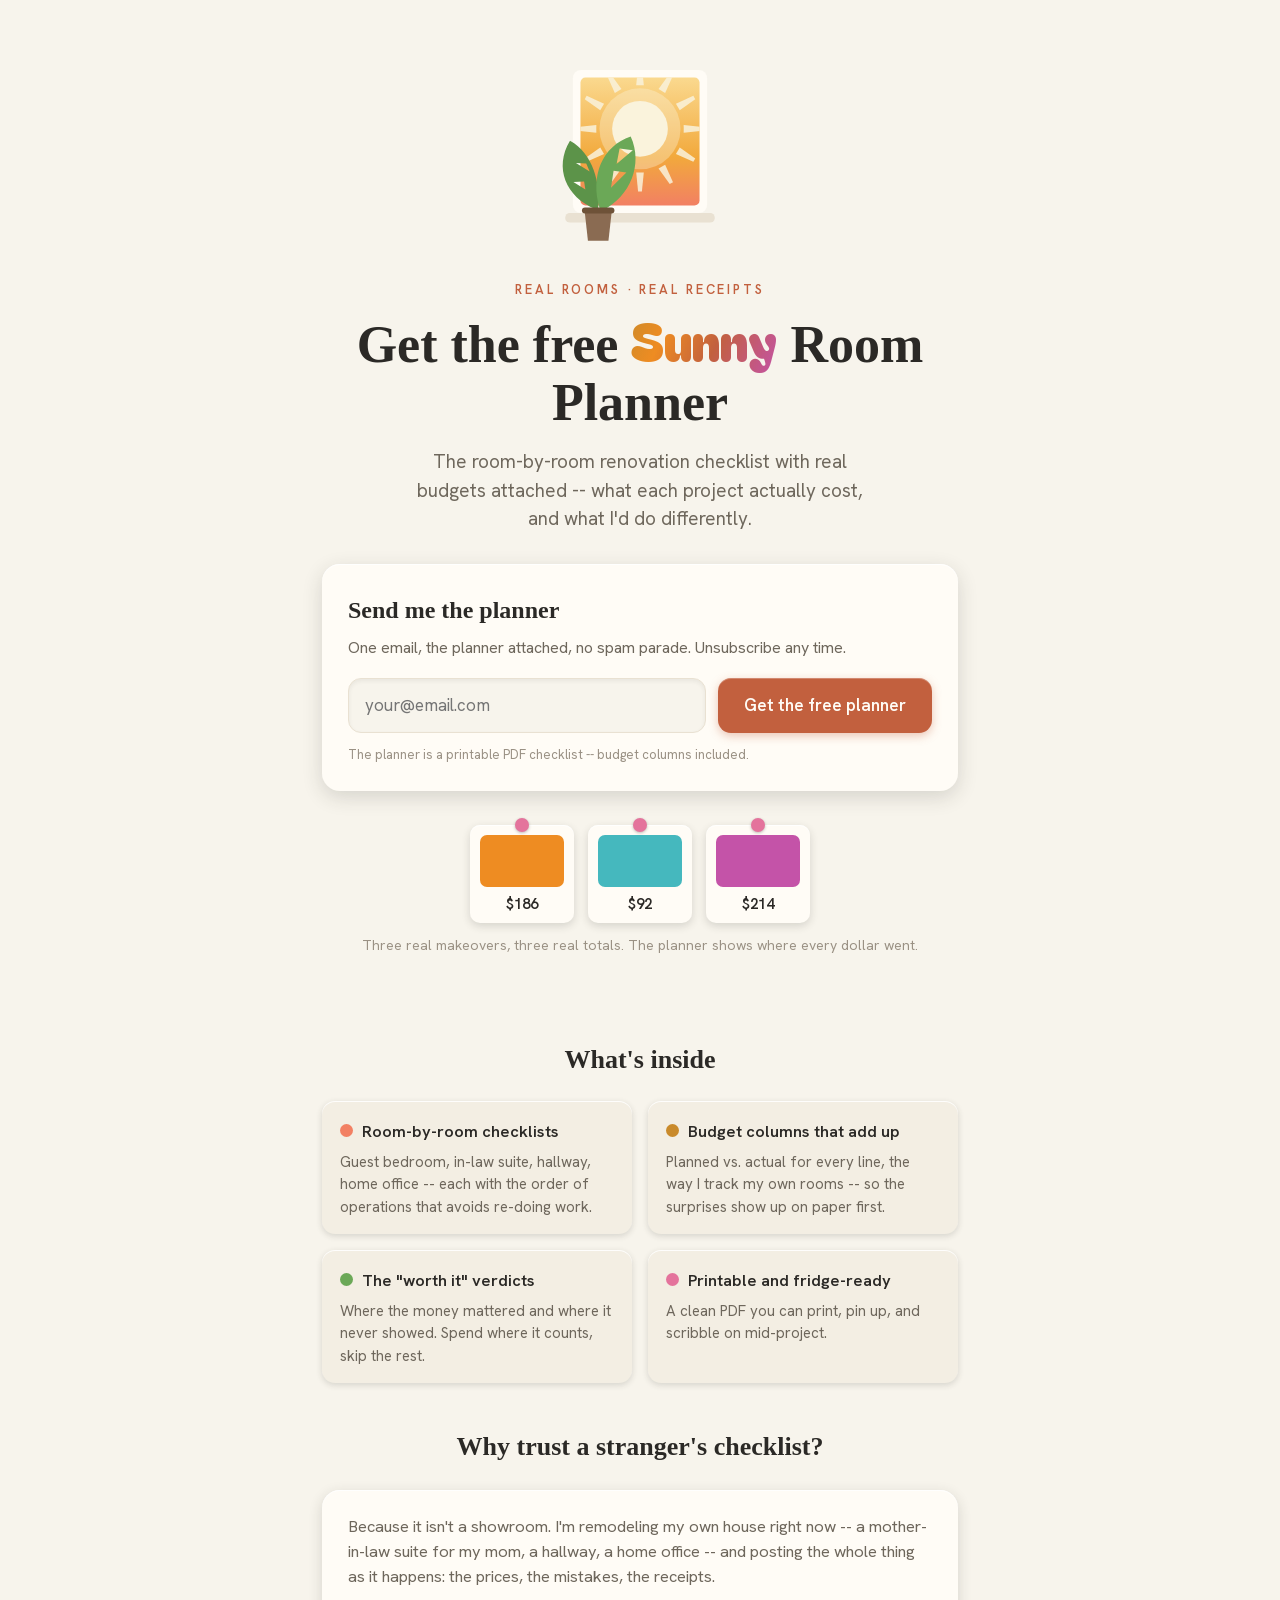
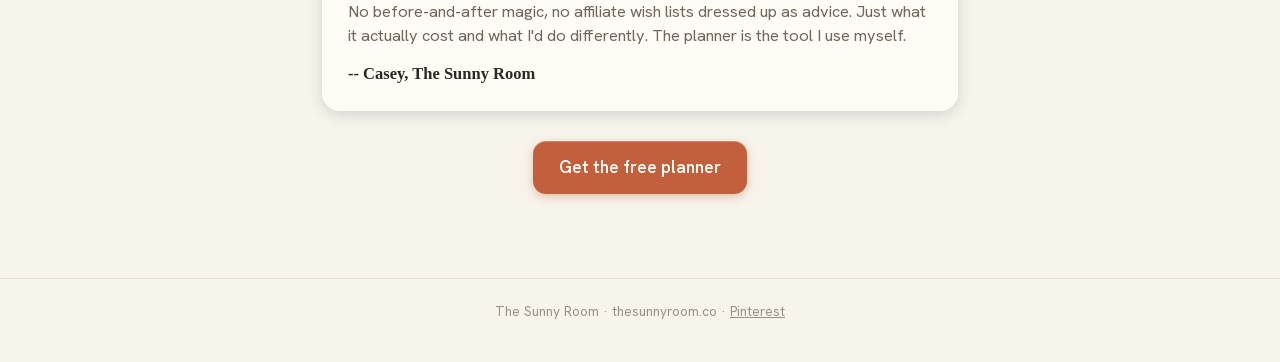
<file: index.html>
<!doctype html>
<html lang="en">
<head>
<meta charset="utf-8">
<meta name="viewport" content="width=device-width, initial-scale=1">
<title>The Sunny Room -- free renovation planner</title>
<meta name="description" content="Get the free Sunny Room Planner: the room-by-room renovation checklist with real budgets, from real projects, with the receipts to prove it.">
<link rel="stylesheet" href="fonts.css">
<link rel="stylesheet" href="styles.css">
</head>
<body>

<header class="hero">
  <div class="wrap">
    <svg class="art" viewBox="0 0 600 600" role="img" aria-label="Sunshine through a window with a monstera plant">
      <g transform="translate(300,270)">
        <rect x="-212" y="-226" width="424" height="452" rx="26" fill="#FFFCF6"/>
        <rect x="-188" y="-202" width="376" height="404" rx="16" fill="url(#sky)"/>
        <defs>
          <linearGradient id="sky" x1="0" y1="0" x2="0" y2="1">
            <stop offset="0%" stop-color="#FAD98F"/><stop offset="62%" stop-color="#F2A93C"/>
            <stop offset="100%" stop-color="#F28063"/>
          </linearGradient>
          <clipPath id="pane"><rect x="-188" y="-202" width="376" height="404" rx="16"/></clipPath>
        </defs>
        <g clip-path="url(#pane)">
          <circle cx="0" cy="-40" r="128" fill="rgba(250,243,220,.35)"/>
          <g transform="translate(0,-40)" fill="rgba(250,243,220,.85)">
            <g id="wr"><path d="M -12 -138 L 12 -138 L 6 -198 L -6 -198 Z"/></g>
            <use href="#wr" transform="rotate(30)"/><use href="#wr" transform="rotate(60)"/>
            <use href="#wr" transform="rotate(90)"/><use href="#wr" transform="rotate(120)"/>
            <use href="#wr" transform="rotate(150)"/><use href="#wr" transform="rotate(180)"/>
            <use href="#wr" transform="rotate(210)"/><use href="#wr" transform="rotate(240)"/>
            <use href="#wr" transform="rotate(270)"/><use href="#wr" transform="rotate(300)"/>
            <use href="#wr" transform="rotate(330)"/>
          </g>
          <circle cx="0" cy="-40" r="88" fill="#FAF3DC"/>
        </g>
        <rect x="-236" y="226" width="472" height="30" rx="14" fill="#E9E1D2"/>
      </g>
      <g transform="translate(168,492) scale(1.35)">
        <g fill="#5C9349" fill-rule="evenodd">
          <path d="M -6 -6 C -76 -34 -104 -104 -66 -166 C -12 -136 6 -66 0 -8 Z
                   M -30 -52 L -58 -70 L -33 -71 Z  M -20 -94 L -52 -114 L -28 -113 Z"/>
        </g>
        <g fill="#6BA857" fill-rule="evenodd">
          <path d="M 4 -6 C -20 -84 10 -154 76 -176 C 106 -110 74 -36 12 -4 Z
                   M 30 -56 L 66 -92 L 36 -96 Z  M 43 -112 L 81 -144 L 50 -148 Z"/>
        </g>
        <path d="M -32 -4 L 32 -4 L 24 68 L -24 68 Z" fill="#8A6B52"/>
        <rect x="-38" y="-10" width="76" height="14" rx="7" fill="#6E5238"/>
      </g>
    </svg>

    <div class="eyebrow" data-copy="eyebrow">REAL ROOMS · REAL RECEIPTS</div>
    <h1 data-copy="headline">Get the free <span class="sunny-word">Sunny</span> Room Planner</h1>
    <p class="sub" data-copy="sub">The room-by-room renovation checklist with real budgets attached -- what each project actually cost, and what I'd do differently.</p>

    <div class="capture">
      <h2 data-copy="capture-title">Send me the planner</h2>
      <p class="promise" data-copy="promise">One email, the planner attached, no spam parade. Unsubscribe any time.</p>
      <form method="POST" action="#">
        <input type="text" name="website" tabindex="-1" autocomplete="off" style="position:absolute;left:-5000px" aria-hidden="true">
        <input type="email" name="email" required autocomplete="email" placeholder="your@email.com" aria-label="Your email address">
        <button class="cta" type="submit" data-copy="cta">Get the free planner</button>
      </form>
      <p class="fineprint" data-copy="fineprint">The planner is a printable PDF checklist -- budget columns included.</p>
    </div>

    <div class="receipts" aria-label="Real project totals">
      <div class="receipt"><span class="pin-dot"></span><div class="swatch" style="background:#EE8C22"></div><div class="amt" data-copy="amt-1">$186</div></div>
      <div class="receipt"><span class="pin-dot"></span><div class="swatch" style="background:#45B8BE"></div><div class="amt" data-copy="amt-2">$92</div></div>
      <div class="receipt"><span class="pin-dot"></span><div class="swatch" style="background:#C453A8"></div><div class="amt" data-copy="amt-3">$214</div></div>
    </div>
    <p class="receipts-cap" data-copy="receipts-cap">Three real makeovers, three real totals. The planner shows where every dollar went.</p>
  </div>
</header>

<section>
  <div class="wrap">
    <h3 data-copy="inside-title">What's inside</h3>
    <div class="cards">
      <div class="tile"><b><span class="dot" style="background:var(--peach)"></span><span data-copy="tile-1-title">Room-by-room checklists</span></b>
        <p data-copy="tile-1-body">Guest bedroom, in-law suite, hallway, home office -- each with the order of operations that avoids re-doing work.</p></div>
      <div class="tile"><b><span class="dot" style="background:var(--gold)"></span><span data-copy="tile-2-title">Budget columns that add up</span></b>
        <p data-copy="tile-2-body">Planned vs. actual for every line, the way I track my own rooms -- so the surprises show up on paper first.</p></div>
      <div class="tile"><b><span class="dot" style="background:var(--moss)"></span><span data-copy="tile-3-title">The "worth it" verdicts</span></b>
        <p data-copy="tile-3-body">Where the money mattered and where it never showed. Spend where it counts, skip the rest.</p></div>
      <div class="tile"><b><span class="dot" style="background:var(--pink)"></span><span data-copy="tile-4-title">Printable and fridge-ready</span></b>
        <p data-copy="tile-4-body">A clean PDF you can print, pin up, and scribble on mid-project.</p></div>
    </div>
  </div>
</section>

<section>
  <div class="wrap">
    <h3 data-copy="story-title">Why trust a stranger's checklist?</h3>
    <div class="note">
      <p data-copy="story-p1">Because it isn't a showroom. I'm remodeling my own house right now -- a mother-in-law suite for my mom, a hallway, a home office -- and posting the whole thing as it happens: the prices, the mistakes, the receipts.</p>
      <p data-copy="story-p2">No before-and-after magic, no affiliate wish lists dressed up as advice. Just what it actually cost and what I'd do differently. The planner is the tool I use myself.</p>
      <p class="sig" data-copy="signature">-- Casey, The Sunny Room</p>
    </div>
    <div class="cta-again">
      <button class="cta" onclick="document.querySelector('input[type=email]').focus({preventScroll:false}); document.querySelector('.capture').scrollIntoView({behavior:'smooth', block:'center'});" data-copy="cta">Get the free planner</button>
    </div>
  </div>
</section>

<footer>
  <div class="wrap">
    The Sunny Room &middot; thesunnyroom.co &middot; <a href="https://www.pinterest.com/thesunnyroom/">Pinterest</a>
  </div>
</footer>

<script>
(() => {
  const ENDPOINT = "https://script.google.com/macros/s/AKfycbwIn7fr5-nbKUi85_c1ChbI_2gipUibN1tdmfWU7bymNfjHVcLXpfjdFVyCUbncdUtl-g/exec";
  const form = document.querySelector('form');
  if (!form) return;
  form.addEventListener('submit', (e) => {
    e.preventDefault();
    const email = form.querySelector('input[type=email]').value.trim();
    if (!email) return;
    const btn = form.querySelector('button');
    if (ENDPOINT.indexOf('#') === 0) {
      const note = document.createElement('p');
      note.className = 'fineprint not-yet';
      note.style.color = 'var(--terracotta)';
      note.textContent = 'The planner list opens in the next day or two -- the boards are live on Pinterest meanwhile.';
      if (!form.parentElement.querySelector('.not-yet')) form.parentElement.appendChild(note);
      return;
    }
    btn.disabled = true; btn.textContent = 'Sending...';
    const data = new FormData(form);
    data.append('source', 'thesunnyroom.co');
    fetch(ENDPOINT, { method: 'POST', mode: 'no-cors', body: data })
      .finally(() => { window.location.href = 'thanks.html'; });
  });
})();
</script>
</body>
</html>
</file>
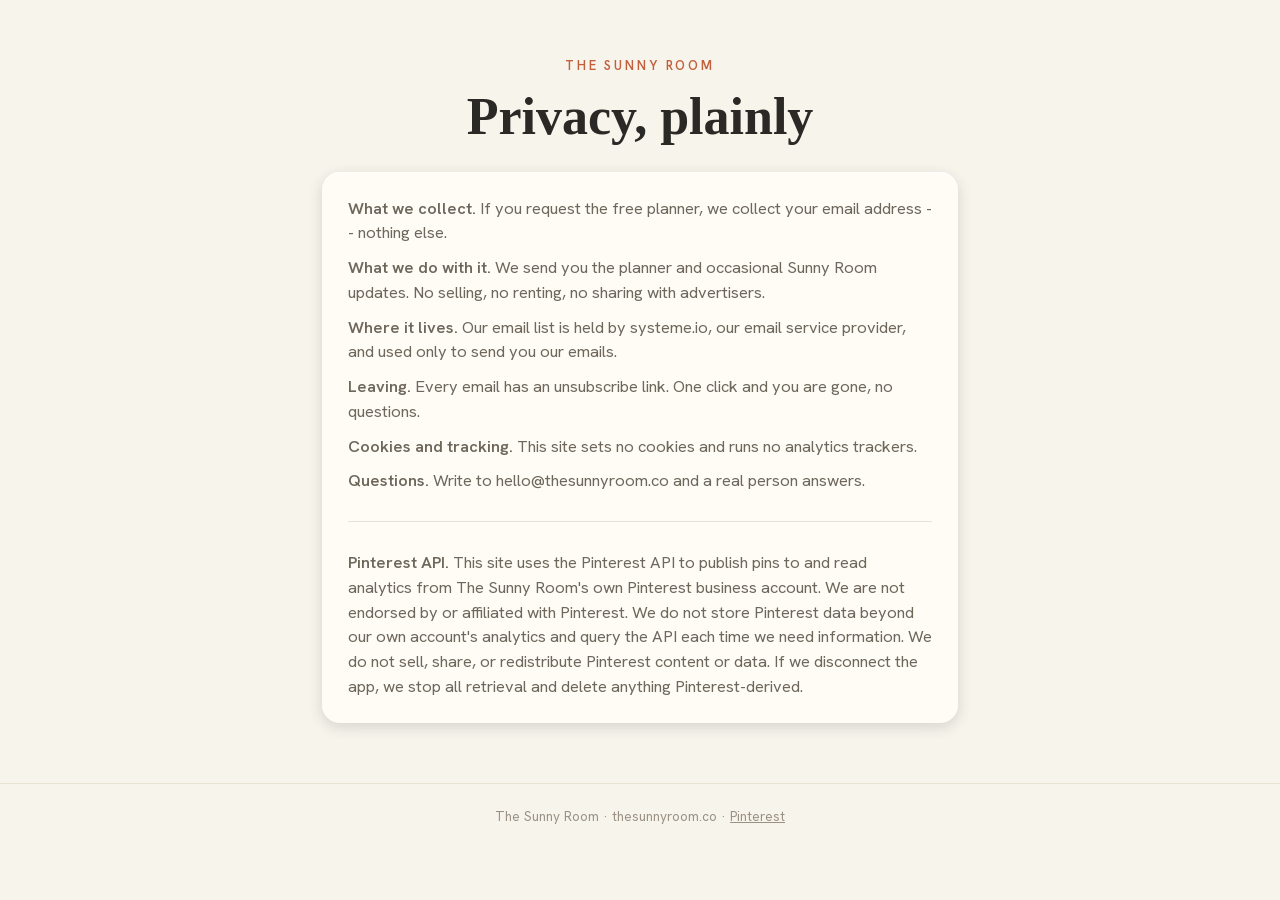
<file: privacy.html>
<!doctype html>
<html lang="en">
<head>
<meta charset="utf-8">
<meta name="viewport" content="width=device-width, initial-scale=1">
<title>Privacy -- The Sunny Room</title>
<link rel="stylesheet" href="fonts.css">
<link rel="stylesheet" href="styles.css">
</head>
<body>
<header class="hero"><div class="wrap">
  <div class="eyebrow">THE SUNNY ROOM</div>
  <h1>Privacy, plainly</h1>
  <div class="note" style="text-align:left; margin-top:26px">
    <p><b>What we collect.</b> If you request the free planner, we collect your email address -- nothing else.</p>
    <p><b>What we do with it.</b> We send you the planner and occasional Sunny Room updates. No selling, no renting, no sharing with advertisers.</p>
    <p><b>Where it lives.</b> Our email list is held by systeme.io, our email service provider, and used only to send you our emails.</p>
    <p><b>Leaving.</b> Every email has an unsubscribe link. One click and you are gone, no questions.</p>
    <p><b>Cookies and tracking.</b> This site sets no cookies and runs no analytics trackers.</p>
    <p><b>Questions.</b> Write to hello@thesunnyroom.co and a real person answers.</p>
    <hr style="border:none; border-top:1px solid rgba(0,0,0,.1); margin:28px 0">
    <p><b>Pinterest API.</b> This site uses the Pinterest API to publish pins to and read analytics from The Sunny Room's own Pinterest business account. We are not endorsed by or affiliated with Pinterest. We do not store Pinterest data beyond our own account's analytics and query the API each time we need information. We do not sell, share, or redistribute Pinterest content or data. If we disconnect the app, we stop all retrieval and delete anything Pinterest-derived.</p>
  </div>
</div></header>
<footer><div class="wrap">The Sunny Room &middot; thesunnyroom.co &middot; <a href="https://www.pinterest.com/thesunnyroom/">Pinterest</a></div></footer>
</body>
</html>
</file>
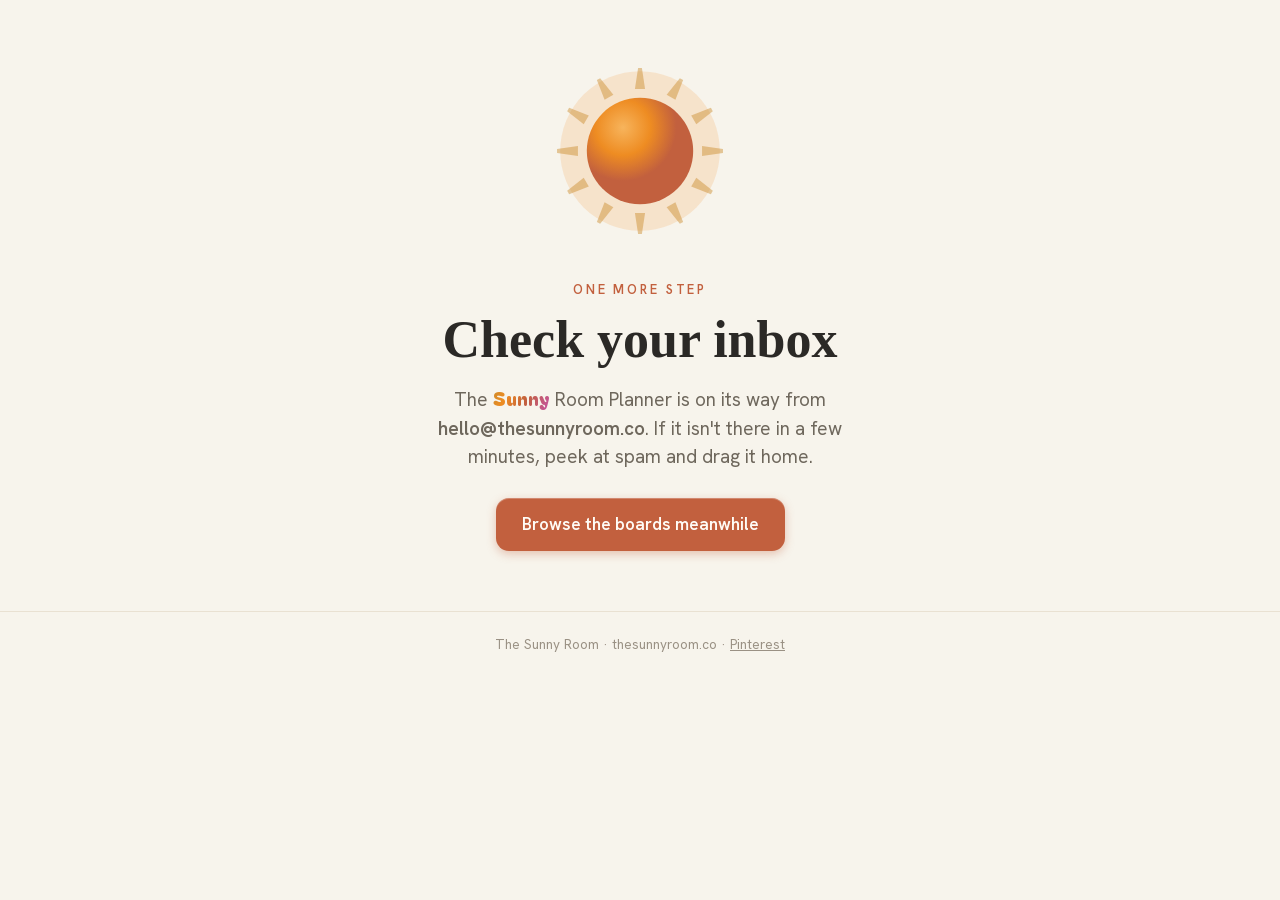
<file: thanks.html>
<!doctype html>
<html lang="en">
<head>
<meta charset="utf-8">
<meta name="viewport" content="width=device-width, initial-scale=1">
<title>Check your inbox -- The Sunny Room</title>
<link rel="stylesheet" href="fonts.css">
<link rel="stylesheet" href="styles.css">
</head>
<body>

<header class="hero">
  <div class="wrap">
    <svg class="art" viewBox="0 0 600 600" role="img" aria-label="Sunshine">
      <circle cx="300" cy="300" r="252" fill="rgba(238,140,34,.16)"/>
      <g transform="translate(300,300)" fill="rgba(201,138,43,.45)">
        <g id="r"><path d="M -16 -196 L 16 -196 L 6 -262 L -6 -262 Z"/></g>
        <use href="#r" transform="rotate(30)"/><use href="#r" transform="rotate(60)"/>
        <use href="#r" transform="rotate(90)"/><use href="#r" transform="rotate(120)"/>
        <use href="#r" transform="rotate(150)"/><use href="#r" transform="rotate(180)"/>
        <use href="#r" transform="rotate(210)"/><use href="#r" transform="rotate(240)"/>
        <use href="#r" transform="rotate(270)"/><use href="#r" transform="rotate(300)"/>
        <use href="#r" transform="rotate(330)"/>
      </g>
      <circle cx="300" cy="300" r="168" fill="url(#core)"/>
      <defs>
        <radialGradient id="core" cx="34%" cy="28%">
          <stop offset="0%" stop-color="#F7B45C"/>
          <stop offset="52%" stop-color="#EE8C22"/>
          <stop offset="100%" stop-color="#C2603E"/>
        </radialGradient>
      </defs>
    </svg>
    <div class="eyebrow">ONE MORE STEP</div>
    <h1>Check your inbox</h1>
    <p class="sub">The <span class="sunny-word" style="font-size:.95em">Sunny</span> Room Planner is on
    its way from <b>hello@thesunnyroom.co</b>. If it isn't there in a few minutes, peek at spam and
    drag it home.</p>
    <div class="cta-again" style="margin-top:26px">
      <button class="cta" onclick="location.href='https://www.pinterest.com/thesunnyroom/'">Browse the boards meanwhile</button>
    </div>
  </div>
</header>

<footer>
  <div class="wrap">
    The Sunny Room &middot; thesunnyroom.co &middot; <a href="https://www.pinterest.com/thesunnyroom/">Pinterest</a>
  </div>
</footer>

</body>
</html>
</file>
<file: fonts.css>
@font-face declares the weight range this page uses. */
@font-face {
  font-family:'Fraunces';
  font-style:normal;
  font-weight:500 600;
  font-display:swap;
  src:url([data-uri]) format('woff2');
}
@font-face {
  font-family:'Hanken Grotesk';
  font-style:normal;
  font-weight:400 600;
  font-display:swap;
  src:url([data-uri]) format('woff2');
}@font-face { font-family:'Bagel Fat One'; font-style:normal; font-weight:400; src:url([data-uri]) format('woff2'); }
</file>
<file: styles.css>
:root {
  --ground:#F7F4EC; --linen:#F3EEE3; --card:#FFFCF6; --parchment:#E9E1D2;
  --ink:#2B2926; --ink2:#6E675C; --ink3:#9A9184;
  --terracotta:#C2603E; --terracotta-deep:#B25638; --ember:#EE8C22; --peach:#F28063;
  --gold:#C98A2B; --pink:#E4739C; --fuchsia:#C453A8; --seafoam:#45B8BE; --moss:#6BA857;
  --coffee:#8A6B52; --slate:#5A7290;
  --lo:rgba(43,41,38,.16); --hi:rgba(255,255,255,.9);
  --r-lg:18px; --r-md:13px; --r-sm:10px;
}
* { margin:0; padding:0; box-sizing:border-box; }
html { -webkit-text-size-adjust:100%; }
body { font-family:'Hanken Grotesk', system-ui, sans-serif; background:var(--ground); color:var(--ink);
  line-height:1.5; font-size:17px; }
.display { font-family:'Fraunces', serif; font-weight:600; }
.sunny-word { font-family:'Bagel Fat One', 'Fraunces', serif; font-weight:400;
  background:linear-gradient(115deg, #C98A2B 0%, #EE8C22 26%, #C2603E 58%, #C453A8 100%);
  -webkit-background-clip:text; background-clip:text; color:transparent; }

.wrap { max-width:680px; margin:0 auto; padding:0 22px; }

/* hero */
.hero { position:relative; overflow:hidden; padding:56px 0 40px; text-align:center; }
.hero .art { width:190px; height:190px; margin:0 auto 26px; }
.eyebrow { font-weight:600; font-size:13px; letter-spacing:.22em; color:var(--terracotta); }
h1 { font-family:'Fraunces', serif; font-weight:600; font-size:clamp(34px, 7vw, 52px); line-height:1.12; margin-top:12px; }
.hero p.sub { margin:16px auto 0; max-width:480px; font-size:19px; color:var(--ink2); }

/* capture card */
.capture { background:var(--card); border-radius:var(--r-lg); padding:28px 26px 26px; margin-top:30px;
  box-shadow:0 6px 20px var(--lo), inset 0 1px 0 var(--hi); text-align:left; }
.capture h2 { font-family:'Fraunces', serif; font-weight:600; font-size:24px; }
.capture .promise { margin-top:8px; color:var(--ink2); font-size:16px; }
form { display:flex; gap:12px; margin-top:18px; flex-wrap:wrap; }
input[type=email] { flex:1 1 220px; min-width:0; font:inherit; padding:14px 16px; border-radius:var(--r-md);
  border:1.5px solid var(--parchment); background:var(--ground); color:var(--ink);
  box-shadow:inset 0 2px 4px rgba(43,41,38,.07); }
input[type=email]:focus { outline:none; border-color:var(--pink); box-shadow:inset 0 2px 4px rgba(43,41,38,.07), 0 0 0 3px rgba(228,115,156,.25); }
button.cta { font:inherit; font-weight:600; width:fit-content; padding:14px 26px; border:0; cursor:pointer;
  border-radius:var(--r-md); color:#FFFCF6; background:var(--terracotta);
  box-shadow:0 3px 10px rgba(194,96,62,.35), inset 0 1px 0 rgba(255,255,255,.25);
  transition:transform .12s ease, box-shadow .12s ease, background .12s ease; }
button.cta:hover { background:var(--terracotta-deep); transform:translateY(-1px);
  box-shadow:0 5px 14px rgba(194,96,62,.45), inset 0 1px 0 rgba(255,255,255,.25); }
button.cta:active { transform:translateY(0); }
.fineprint { margin-top:12px; font-size:13px; color:var(--ink3); }

/* receipts strip */
.receipts { display:flex; gap:14px; justify-content:center; margin-top:34px; flex-wrap:wrap; }
.receipt { background:var(--card); border-radius:var(--r-sm); padding:10px 10px 8px; width:104px; flex:none;
  box-shadow:0 3px 9px var(--lo), inset 0 1px 0 var(--hi); position:relative; }
.receipt .swatch { height:52px; border-radius:7px; }
.receipt .amt { text-align:center; font-weight:600; font-size:15px; margin-top:6px;
  font-variant-numeric:tabular-nums; }
.receipt .pin-dot { position:absolute; left:50%; top:-7px; transform:translateX(-50%);
  width:14px; height:14px; border-radius:50%; background:var(--pink);
  box-shadow:0 1px 3px rgba(43,41,38,.3); }
.receipts-cap { text-align:center; margin-top:12px; font-size:14px; color:var(--ink3); }

/* sections */
section { padding:44px 0 0; }
section:last-of-type { padding-bottom:64px; }
h3 { font-family:'Fraunces', serif; font-weight:600; font-size:26px; text-align:center; }
.cards { display:grid; gap:16px; margin-top:22px; grid-template-columns:1fr; }
@media (min-width:620px) { .cards { grid-template-columns:1fr 1fr; } }
.tile { background:var(--linen); border-radius:var(--r-md); padding:18px 18px 16px;
  box-shadow:0 2px 6px var(--lo), inset 0 1px 0 var(--hi); }
.tile .dot { width:13px; height:13px; border-radius:50%; display:inline-block; margin-right:9px; vertical-align:baseline; }
.tile b { font-size:16.5px; }
.tile p { margin-top:6px; color:var(--ink2); font-size:15px; }

/* honest note */
.note { background:var(--card); border-radius:var(--r-lg); padding:24px 26px; margin-top:24px;
  box-shadow:0 4px 14px var(--lo), inset 0 1px 0 var(--hi); }
.note p { color:var(--ink2); font-size:16.5px; }
.note p + p { margin-top:10px; }
.note .sig { margin-top:14px; font-family:'Fraunces', serif; font-weight:600; color:var(--ink); }

/* repeat cta */
.cta-again { text-align:center; margin-top:30px; }

footer { border-top:1px solid var(--parchment); padding:22px 0 40px; margin-top:20px;
  text-align:center; font-size:13.5px; color:var(--ink3); }
footer a { color:var(--ink3); }
</file>
